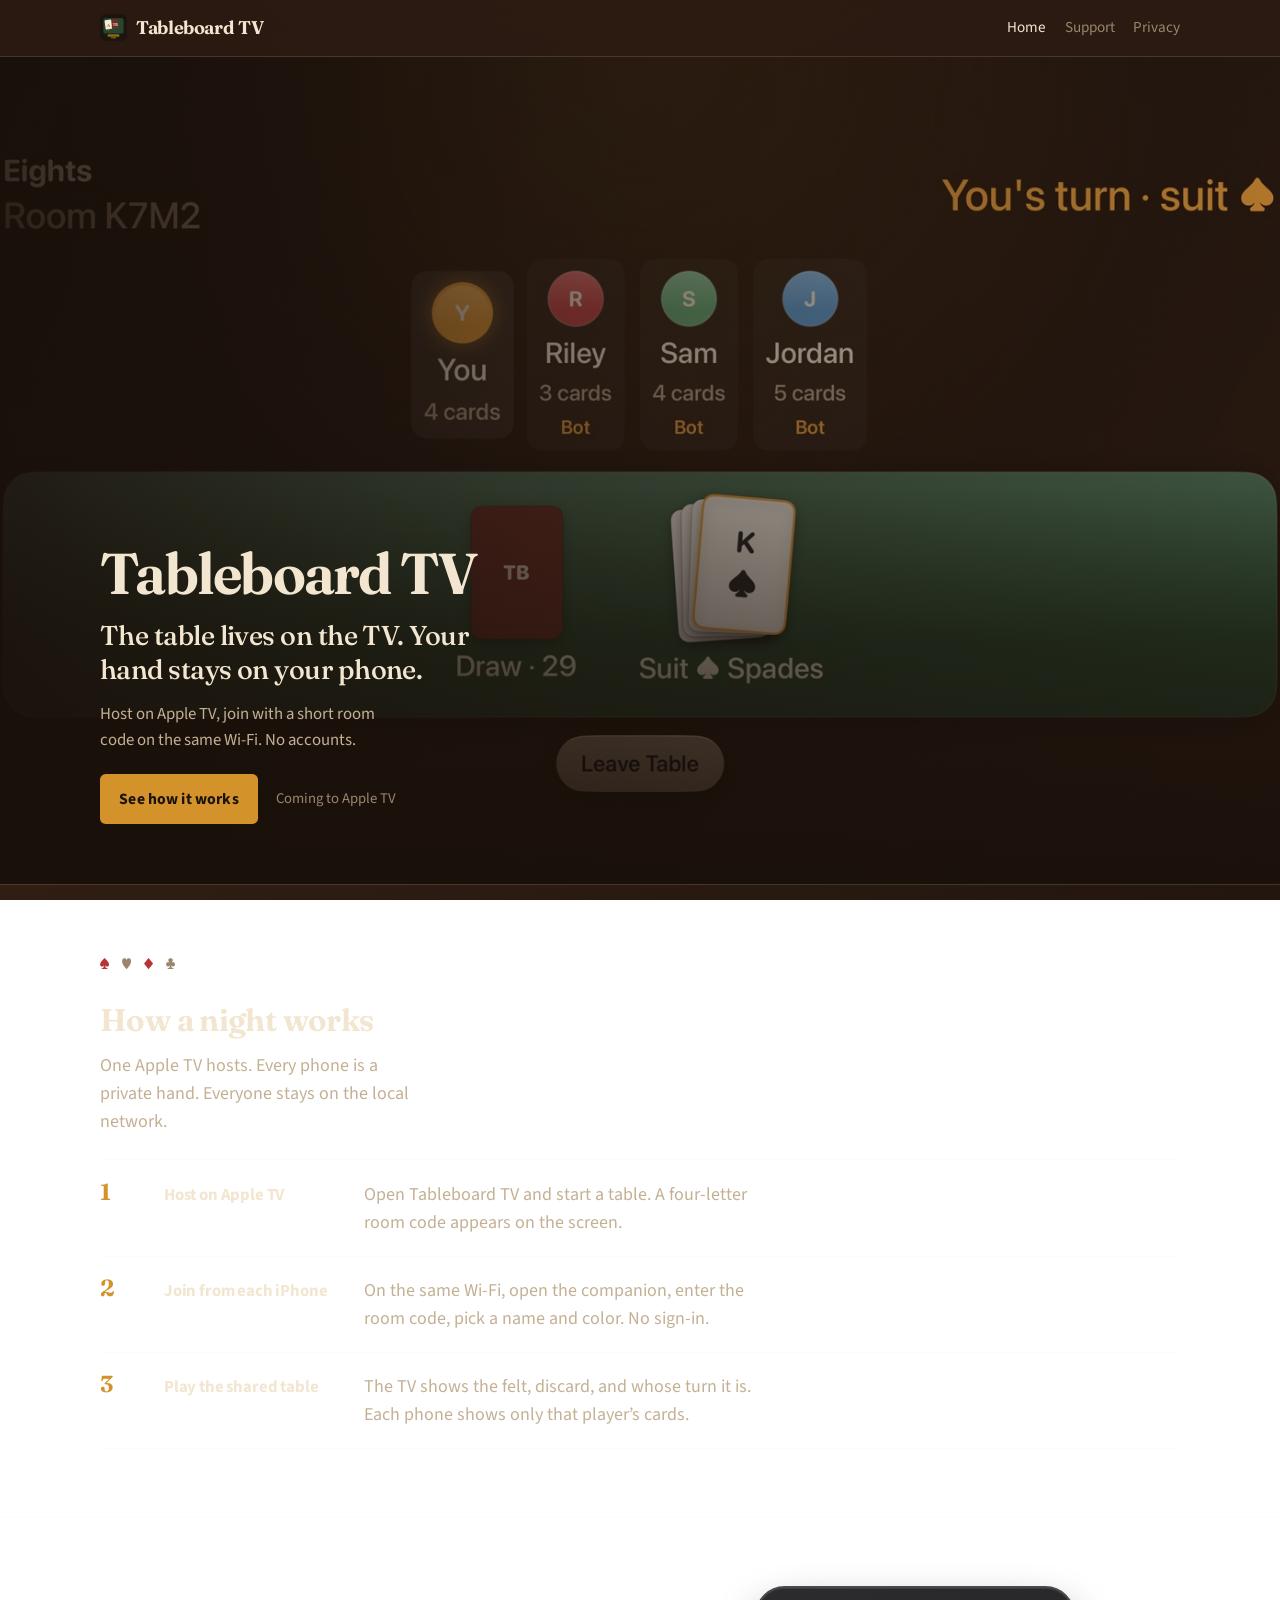
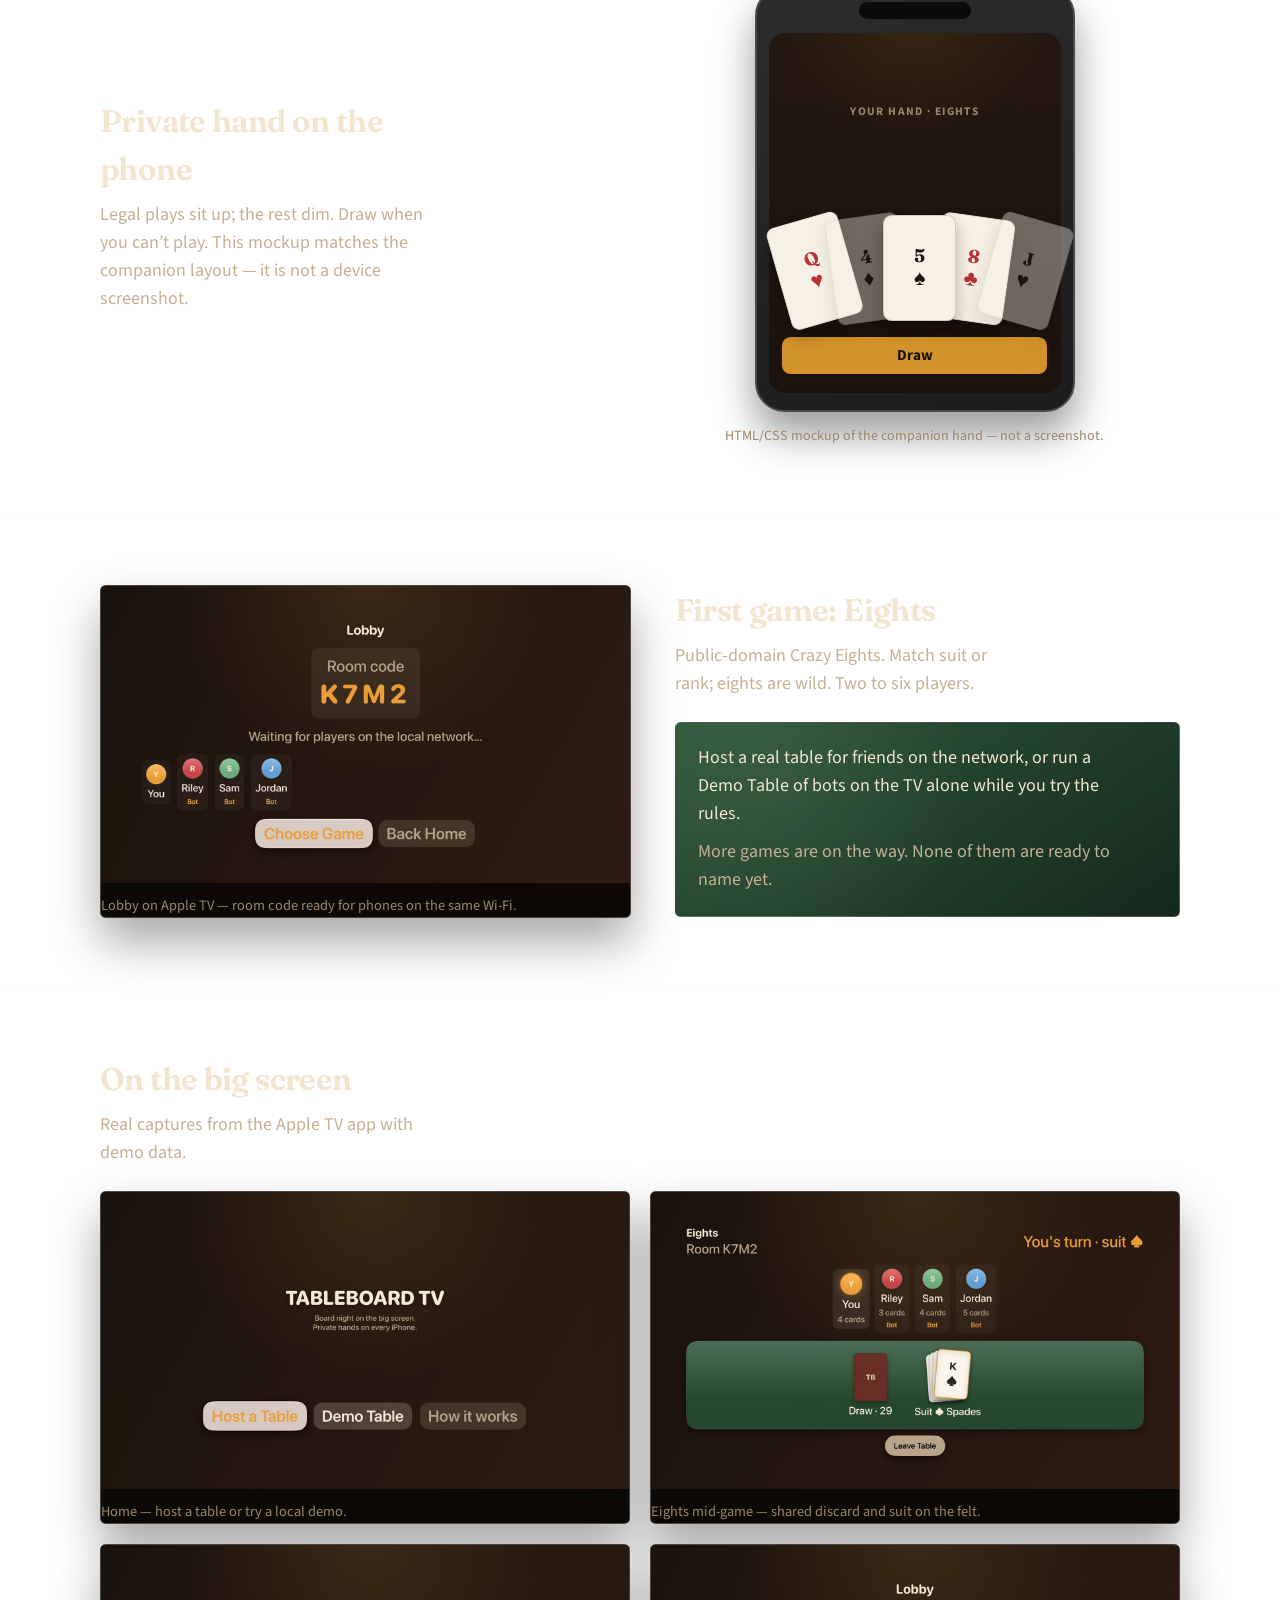
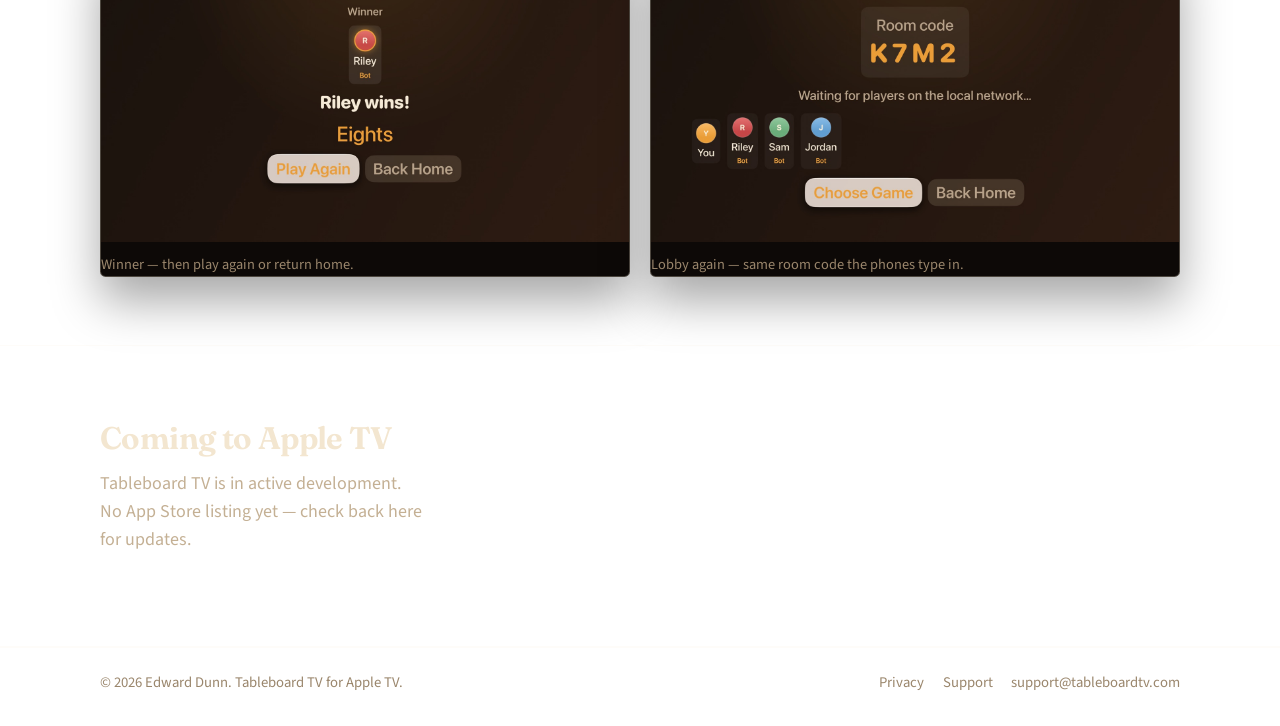
<file: index.html>
<!DOCTYPE html>
<html lang="en">
<head>
  <meta charset="utf-8">
  <meta name="viewport" content="width=device-width, initial-scale=1">
  <title>Tableboard TV — board night on Apple TV, private hands on every iPhone</title>
  <meta name="description" content="The TV shows the shared table. Each iPhone holds your private hand. Join with a room code on the same Wi‑Fi. No accounts. First game: Eights. Coming to Apple TV.">
  <link rel="canonical" href="https://erdtheturd.github.io/tableboardtv/">
  <meta name="theme-color" content="#1e3a28">

  <meta property="og:type" content="website">
  <meta property="og:site_name" content="Tableboard TV">
  <meta property="og:locale" content="en_US">
  <meta property="og:url" content="https://erdtheturd.github.io/tableboardtv/">
  <meta property="og:title" content="Tableboard TV — board night on Apple TV">
  <meta property="og:description" content="TV shows the table. Phones hold private hands. Room code on the same Wi‑Fi. No accounts.">
  <meta property="og:image" content="https://erdtheturd.github.io/tableboardtv/images/tv-table.jpg">
  <meta property="og:image:alt" content="Eights mid-game on Tableboard TV">

  <meta name="twitter:card" content="summary_large_image">
  <meta name="twitter:title" content="Tableboard TV — board night on Apple TV">
  <meta name="twitter:description" content="TV shows the table. Phones hold private hands. Room code on the same Wi‑Fi. No accounts.">
  <meta name="twitter:image" content="https://erdtheturd.github.io/tableboardtv/images/tv-table.jpg">

  <link rel="icon" href="favicon.svg" type="image/svg+xml">
  <link rel="apple-touch-icon" href="favicon.svg">
  <link rel="preconnect" href="https://fonts.googleapis.com">
  <link rel="preconnect" href="https://fonts.gstatic.com" crossorigin>
  <link href="https://fonts.googleapis.com/css2?family=Fraunces:opsz,wght@9..144,500;9..144,650&family=Source+Sans+3:wght@400;600;700&display=swap" rel="stylesheet">
  <link rel="stylesheet" href="styles.css">
</head>
<body>
  <a class="skip" href="#main">Skip to content</a>

  <header class="site-header">
    <nav class="nav" aria-label="Primary">
      <a class="brand" href="./" aria-current="page">
        <img class="brand-mark" src="favicon.svg" width="28" height="28" alt="">
        <span>Tableboard TV</span>
      </a>
      <ul class="nav-links">
        <li><a href="./" aria-current="page">Home</a></li>
        <li><a href="support.html">Support</a></li>
        <li><a href="privacy.html">Privacy</a></li>
      </ul>
    </nav>
  </header>

  <main id="main">
    <section class="hero" aria-label="Introduction">
      <div class="hero-visual" aria-hidden="true">
        <img src="images/tv-table.jpg" alt="" width="1600" height="900">
      </div>
      <div class="wrap">
        <div class="hero-inner">
          <p class="wordmark">Tableboard TV</p>
          <h1>The table lives on the TV. Your hand stays on your phone.</h1>
          <p class="lede">Host on Apple TV, join with a short room code on the same Wi‑Fi. No accounts.</p>
          <div class="hero-cta">
            <a class="btn-soon" href="#how">See how it works</a>
            <p class="device-note">Coming to Apple TV</p>
          </div>
        </div>
      </div>
    </section>

    <section class="section" id="how" aria-labelledby="how-title">
      <div class="wrap">
        <p class="suit-rule" aria-hidden="true"><span>♠</span><span>♥</span><span>♦</span><span>♣</span></p>
        <div class="section-head">
          <h2 id="how-title">How a night works</h2>
          <p>One Apple TV hosts. Every phone is a private hand. Everyone stays on the local network.</p>
        </div>
        <ol class="steps">
          <li>
            <span class="num">1</span>
            <h3>Host on Apple TV</h3>
            <p>Open Tableboard TV and start a table. A four-letter room code appears on the screen.</p>
          </li>
          <li>
            <span class="num">2</span>
            <h3>Join from each iPhone</h3>
            <p>On the same Wi‑Fi, open the companion, enter the room code, pick a name and color. No sign-in.</p>
          </li>
          <li>
            <span class="num">3</span>
            <h3>Play the shared table</h3>
            <p>The TV shows the felt, discard, and whose turn it is. Each phone shows only that player’s cards.</p>
          </li>
        </ol>
      </div>
    </section>

    <section class="section" id="hand" aria-labelledby="hand-title">
      <div class="wrap split">
        <div class="split-copy">
          <div class="section-head">
            <h2 id="hand-title">Private hand on the phone</h2>
            <p>Legal plays sit up; the rest dim. Draw when you can’t play. This mockup matches the companion layout — it is not a device screenshot.</p>
          </div>
        </div>
        <div>
          <figure class="phone-mock" aria-label="Drawn mockup of a fanned card hand on a phone. Not a product screenshot.">
            <div class="phone-notch" aria-hidden="true"></div>
            <div class="phone-screen">
              <p class="phone-label">Your hand · Eights</p>
              <div class="hand-fan" aria-hidden="true">
                <div class="hand-card red"><span class="rank">Q</span><span class="suit">♥</span></div>
                <div class="hand-card dim"><span class="rank">4</span><span class="suit">♦</span></div>
                <div class="hand-card"><span class="rank">5</span><span class="suit">♠</span></div>
                <div class="hand-card red"><span class="rank">8</span><span class="suit">♣</span></div>
                <div class="hand-card dim"><span class="rank">J</span><span class="suit">♥</span></div>
              </div>
              <div class="draw-btn" aria-hidden="true">Draw</div>
            </div>
          </figure>
          <p class="mock-note">HTML/CSS mockup of the companion hand — not a screenshot.</p>
        </div>
      </div>
    </section>

    <section class="section" id="eights" aria-labelledby="eights-title">
      <div class="wrap split reverse">
        <div class="split-copy">
          <div class="section-head">
            <h2 id="eights-title">First game: Eights</h2>
            <p>Public-domain Crazy Eights. Match suit or rank; eights are wild. Two to six players.</p>
          </div>
          <div class="felt-band">
            <p>Host a real table for friends on the network, or run a Demo Table of bots on the TV alone while you try the rules.</p>
            <p>More games are on the way. None of them are ready to name yet.</p>
          </div>
        </div>
        <figure class="shot-frame">
          <img src="images/tv-lobby.jpg" width="1600" height="900" alt="Tableboard TV lobby showing room code K7M2 and four seated players">
          <figcaption class="shot-caption">Lobby on Apple TV — room code ready for phones on the same Wi‑Fi.</figcaption>
        </figure>
      </div>
    </section>

    <section class="section" id="shots" aria-labelledby="shots-title">
      <div class="wrap">
        <div class="section-head">
          <h2 id="shots-title">On the big screen</h2>
          <p>Real captures from the Apple TV app with demo data.</p>
        </div>
        <div class="shot-grid">
          <figure class="shot-frame">
            <img src="images/tv-home.jpg" width="1600" height="900" alt="Tableboard TV home screen with Host a Table and Demo Table buttons">
            <figcaption class="shot-caption">Home — host a table or try a local demo.</figcaption>
          </figure>
          <figure class="shot-frame">
            <img src="images/tv-table.jpg" width="1600" height="900" alt="Mid-game Eights table with discard pile and four players">
            <figcaption class="shot-caption">Eights mid-game — shared discard and suit on the felt.</figcaption>
          </figure>
          <figure class="shot-frame">
            <img src="images/tv-winner.jpg" width="1600" height="900" alt="Winner screen announcing Riley wins Eights">
            <figcaption class="shot-caption">Winner — then play again or return home.</figcaption>
          </figure>
          <figure class="shot-frame">
            <img src="images/tv-lobby.jpg" width="1600" height="900" alt="Lobby with room code and player seats">
            <figcaption class="shot-caption">Lobby again — same room code the phones type in.</figcaption>
          </figure>
        </div>
      </div>
    </section>

    <section class="section" aria-labelledby="status-title">
      <div class="wrap">
        <div class="section-head">
          <h2 id="status-title">Coming to Apple TV</h2>
          <p>Tableboard TV is in active development. No App Store listing yet — check back here for updates.</p>
        </div>
      </div>
    </section>
  </main>

  <footer class="site-footer">
    <div class="wrap footer-inner">
      <p>&copy; 2026 Edward Dunn. Tableboard TV for Apple TV.</p>
      <div class="footer-links">
        <a href="privacy.html">Privacy</a>
        <a href="support.html">Support</a>
        <a href="mailto:support@tableboardtv.com">support@tableboardtv.com</a>
      </div>
    </div>
  </footer>
</body>
</html>
</file>
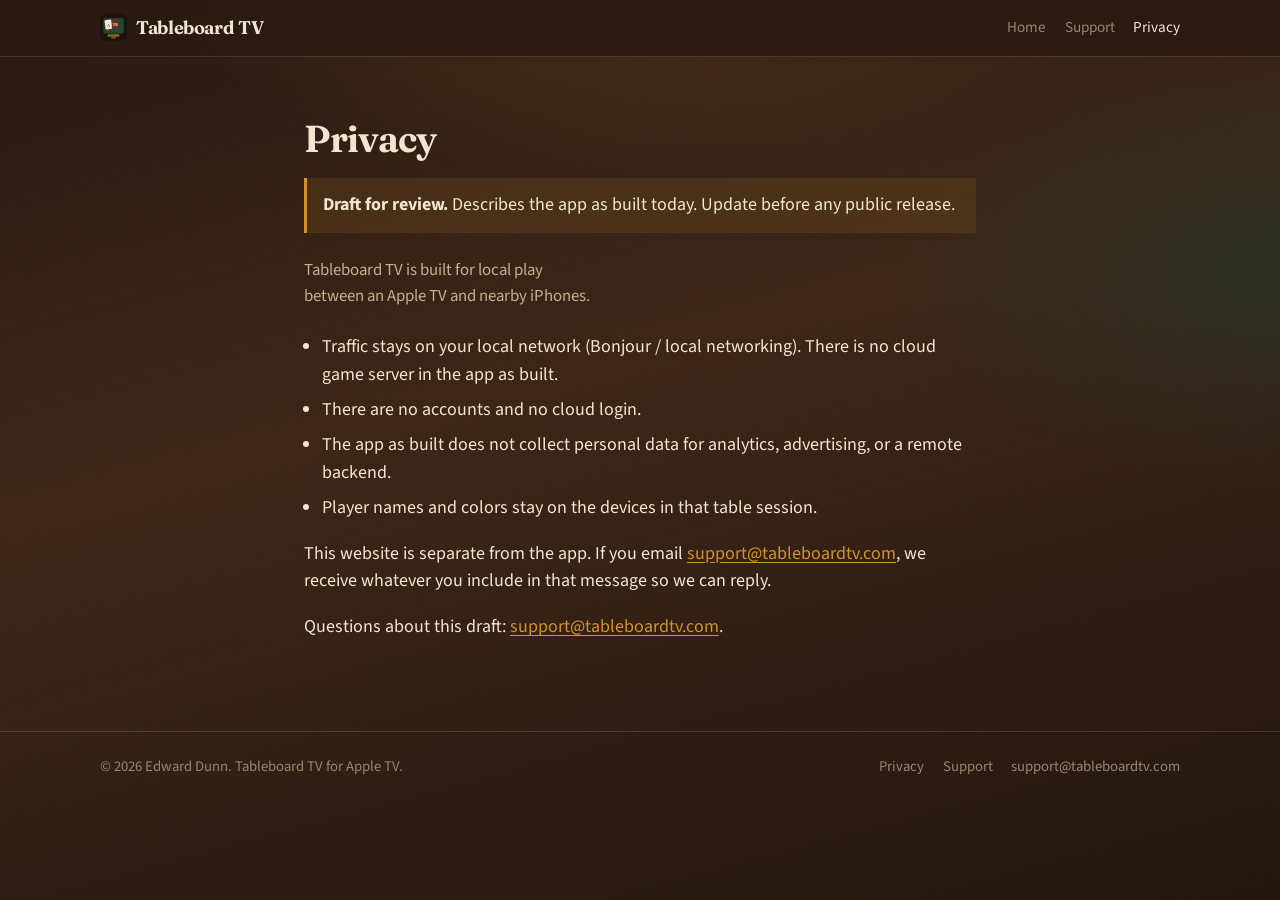
<file: privacy.html>
<!DOCTYPE html>
<html lang="en">
<head>
  <meta charset="utf-8">
  <meta name="viewport" content="width=device-width, initial-scale=1">
  <title>Privacy · Tableboard TV</title>
  <meta name="description" content="Privacy draft for Tableboard TV: local network play, no accounts, no data collected by the app as built.">
  <meta name="theme-color" content="#1e3a28">
  <link rel="icon" href="favicon.svg" type="image/svg+xml">
  <link rel="preconnect" href="https://fonts.googleapis.com">
  <link rel="preconnect" href="https://fonts.gstatic.com" crossorigin>
  <link href="https://fonts.googleapis.com/css2?family=Fraunces:opsz,wght@9..144,500;9..144,650&family=Source+Sans+3:wght@400;600;700&display=swap" rel="stylesheet">
  <link rel="stylesheet" href="styles.css">
</head>
<body>
  <a class="skip" href="#main">Skip to content</a>

  <header class="site-header">
    <nav class="nav" aria-label="Primary">
      <a class="brand" href="./">
        <img class="brand-mark" src="favicon.svg" width="28" height="28" alt="">
        <span>Tableboard TV</span>
      </a>
      <ul class="nav-links">
        <li><a href="./">Home</a></li>
        <li><a href="support.html">Support</a></li>
        <li><a href="privacy.html" aria-current="page">Privacy</a></li>
      </ul>
    </nav>
  </header>

  <main id="main" class="page">
    <div class="page-narrow">
      <h1>Privacy</h1>
      <p class="draft-note"><strong>Draft for review.</strong> Describes the app as built today. Update before any public release.</p>

      <p class="lede">Tableboard TV is built for local play between an Apple TV and nearby iPhones.</p>

      <ul>
        <li>Traffic stays on your local network (Bonjour / local networking). There is no cloud game server in the app as built.</li>
        <li>There are no accounts and no cloud login.</li>
        <li>The app as built does not collect personal data for analytics, advertising, or a remote backend.</li>
        <li>Player names and colors stay on the devices in that table session.</li>
      </ul>

      <p>This website is separate from the app. If you email <a href="mailto:support@tableboardtv.com">support@tableboardtv.com</a>, we receive whatever you include in that message so we can reply.</p>
      <p>Questions about this draft: <a href="mailto:support@tableboardtv.com">support@tableboardtv.com</a>.</p>
    </div>
  </main>

  <footer class="site-footer">
    <div class="wrap footer-inner">
      <p>&copy; 2026 Edward Dunn. Tableboard TV for Apple TV.</p>
      <div class="footer-links">
        <a href="privacy.html">Privacy</a>
        <a href="support.html">Support</a>
        <a href="mailto:support@tableboardtv.com">support@tableboardtv.com</a>
      </div>
    </div>
  </footer>
</body>
</html>
</file>
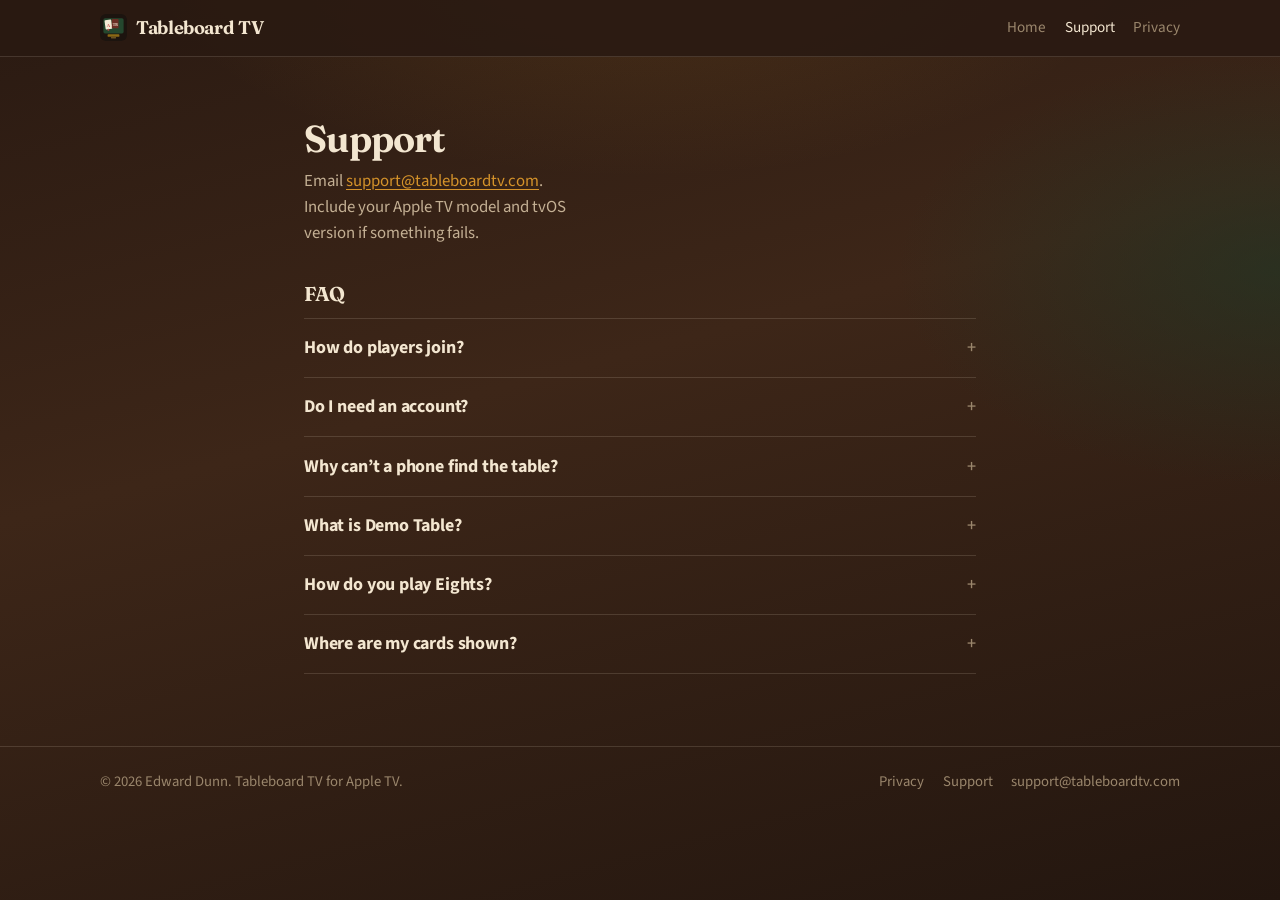
<file: support.html>
<!DOCTYPE html>
<html lang="en">
<head>
  <meta charset="utf-8">
  <meta name="viewport" content="width=device-width, initial-scale=1">
  <title>Support · Tableboard TV</title>
  <meta name="description" content="Help hosting a table, joining from iPhone, or playing Eights on Tableboard TV.">
  <meta name="theme-color" content="#1e3a28">
  <link rel="icon" href="favicon.svg" type="image/svg+xml">
  <link rel="preconnect" href="https://fonts.googleapis.com">
  <link rel="preconnect" href="https://fonts.gstatic.com" crossorigin>
  <link href="https://fonts.googleapis.com/css2?family=Fraunces:opsz,wght@9..144,500;9..144,650&family=Source+Sans+3:wght@400;600;700&display=swap" rel="stylesheet">
  <link rel="stylesheet" href="styles.css">
</head>
<body>
  <a class="skip" href="#main">Skip to content</a>

  <header class="site-header">
    <nav class="nav" aria-label="Primary">
      <a class="brand" href="./">
        <img class="brand-mark" src="favicon.svg" width="28" height="28" alt="">
        <span>Tableboard TV</span>
      </a>
      <ul class="nav-links">
        <li><a href="./">Home</a></li>
        <li><a href="support.html" aria-current="page">Support</a></li>
        <li><a href="privacy.html">Privacy</a></li>
      </ul>
    </nav>
  </header>

  <main id="main" class="page">
    <div class="page-narrow">
      <h1>Support</h1>
      <p class="lede">Email <a href="mailto:support@tableboardtv.com">support@tableboardtv.com</a>. Include your Apple TV model and tvOS version if something fails.</p>

      <h2>FAQ</h2>
      <div class="faq">
        <details>
          <summary>How do players join?</summary>
          <p>Start a table on Apple TV. A four-letter room code appears. On each iPhone, open the companion on the same Wi‑Fi, enter that code, and pick a name and color.</p>
        </details>
        <details>
          <summary>Do I need an account?</summary>
          <p>No. There is no sign-in. Names and colors exist only for that table session on the devices in the room.</p>
        </details>
        <details>
          <summary>Why can’t a phone find the table?</summary>
          <p>Phones and the Apple TV must be on the same local Wi‑Fi. Tableboard uses Bonjour local networking; guest networks and some AP isolation settings block discovery.</p>
        </details>
        <details>
          <summary>What is Demo Table?</summary>
          <p>On the TV alone, Demo Table seats bot players so you can try Eights without phones. Real friends still join through a hosted table and the room code.</p>
        </details>
        <details>
          <summary>How do you play Eights?</summary>
          <p>Match the discard’s suit or rank. Eights are wild and let you name the next suit. First player to empty their hand wins. Two to six players.</p>
        </details>
        <details>
          <summary>Where are my cards shown?</summary>
          <p>Only on your phone. The TV shows the shared felt — discard, draw pile count, and public seat info — not other players’ hands.</p>
        </details>
      </div>
    </div>
  </main>

  <footer class="site-footer">
    <div class="wrap footer-inner">
      <p>&copy; 2026 Edward Dunn. Tableboard TV for Apple TV.</p>
      <div class="footer-links">
        <a href="privacy.html">Privacy</a>
        <a href="support.html">Support</a>
        <a href="mailto:support@tableboardtv.com">support@tableboardtv.com</a>
      </div>
    </div>
  </footer>
</body>
</html>
</file>
<file: styles.css>
/* Tableboard TV — felt table, wood room, printed-card box. */

:root {
  --felt: #1e3a28;
  --felt-deep: #15281c;
  --wood: #2a1a12;
  --wood-mid: #3d2618;
  --ink: #f3e6d0;
  --ink-dim: #c4b094;
  --muted: #9a866c;
  --amber: #d4922a;
  --amber-ink: #1a120c;
  --card-face: #f7f0e4;
  --card-back: #6b2a22;
  --suit-red: #b83333;
  --suit-black: #1c1612;
  --line: rgba(243, 230, 208, 0.14);
  --line-strong: rgba(243, 230, 208, 0.28);
  --max: 1080px;
  --pad: clamp(1.15rem, 4vw, 2.25rem);
  --display: "Fraunces", "Iowan Old Style", "Palatino Linotype", Palatino, Georgia, serif;
  --sans: "Source Sans 3", "Avenir Next", "Segoe UI", "Helvetica Neue", sans-serif;
  --theme-color: #1e3a28;
}

*,
*::before,
*::after {
  box-sizing: border-box;
}

html {
  scroll-behavior: smooth;
}

@media (prefers-reduced-motion: reduce) {
  html {
    scroll-behavior: auto;
  }

  *,
  *::before,
  *::after {
    animation: none !important;
    transition: none !important;
  }
}

body {
  margin: 0;
  min-height: 100vh;
  color: var(--ink);
  font: 18px/1.55 var(--sans);
  -webkit-font-smoothing: antialiased;
  text-rendering: optimizeLegibility;
  background:
    radial-gradient(ellipse 70% 45% at 50% -5%, rgba(212, 146, 42, 0.14), transparent 55%),
    radial-gradient(ellipse 50% 40% at 100% 30%, rgba(30, 58, 40, 0.55), transparent 60%),
    linear-gradient(165deg, var(--wood) 0%, var(--wood-mid) 42%, #23160f 100%);
  background-attachment: fixed;
}

img,
svg {
  max-width: 100%;
  height: auto;
  vertical-align: middle;
}

a {
  color: var(--amber);
  text-underline-offset: 0.16em;
}

a:hover {
  color: var(--ink);
}

a:focus-visible {
  outline: 2px solid var(--amber);
  outline-offset: 3px;
  border-radius: 3px;
}

.skip {
  position: absolute;
  left: -9999px;
  top: 0;
}

.skip:focus {
  left: var(--pad);
  top: 0.75rem;
  z-index: 100;
  background: var(--ink);
  color: var(--wood);
  padding: 0.5rem 0.75rem;
  text-decoration: none;
}

.wrap {
  width: min(100% - 2 * var(--pad), var(--max));
  margin-inline: auto;
}

/* Header */

.site-header {
  position: sticky;
  top: 0;
  z-index: 20;
  background: color-mix(in srgb, var(--wood) 88%, transparent);
  border-bottom: 1px solid var(--line);
}

.nav {
  display: flex;
  align-items: center;
  justify-content: space-between;
  gap: 1rem;
  padding: 0.85rem 0;
  width: min(100% - 2 * var(--pad), var(--max));
  margin-inline: auto;
}

.brand {
  display: inline-flex;
  align-items: center;
  gap: 0.55rem;
  color: var(--ink);
  text-decoration: none;
  font-family: var(--display);
  font-weight: 650;
  font-size: 1.15rem;
  letter-spacing: -0.02em;
}

.brand:hover {
  color: var(--ink);
}

.brand-mark {
  flex: none;
  width: 1.7rem;
  height: 1.7rem;
  border-radius: 0.35rem;
}

.nav-links {
  display: flex;
  gap: 1.15rem;
  list-style: none;
  margin: 0;
  padding: 0;
  font-size: 0.95rem;
}

.nav-links a {
  color: var(--muted);
  text-decoration: none;
}

.nav-links a:hover,
.nav-links a[aria-current="page"] {
  color: var(--ink);
}

/* Hero — one composition, brand first, full-bleed visual */

.hero {
  position: relative;
  min-height: min(92vh, 860px);
  display: grid;
  align-items: end;
  overflow: hidden;
  border-bottom: 1px solid var(--line);
}

.hero-visual {
  position: absolute;
  inset: 0;
  z-index: 0;
}

.hero-visual img {
  width: 100%;
  height: 100%;
  object-fit: cover;
  object-position: center top;
  display: block;
}

.hero-visual::after {
  content: "";
  position: absolute;
  inset: 0;
  background:
    linear-gradient(90deg, rgba(26, 16, 10, 0.88) 0%, rgba(26, 16, 10, 0.55) 42%, rgba(26, 16, 10, 0.28) 100%),
    linear-gradient(0deg, rgba(26, 16, 10, 0.92) 0%, transparent 48%);
}

.hero-inner {
  position: relative;
  z-index: 1;
  padding: clamp(4.5rem, 12vw, 7rem) 0 clamp(2.5rem, 6vw, 3.75rem);
  max-width: 34rem;
  animation: rise 700ms ease both;
}

.wordmark {
  margin: 0 0 0.85rem;
  font-family: var(--display);
  font-size: clamp(2.55rem, 7vw, 3.6rem);
  font-weight: 650;
  letter-spacing: -0.03em;
  line-height: 1.02;
  color: var(--ink);
}

.hero h1 {
  margin: 0 0 0.85rem;
  font-family: var(--display);
  font-size: clamp(1.35rem, 3vw, 1.7rem);
  font-weight: 500;
  letter-spacing: -0.02em;
  line-height: 1.28;
  color: var(--ink);
  max-width: 22ch;
}

.lede {
  margin: 0 0 1.35rem;
  color: var(--ink-dim);
  font-size: 1.05rem;
  max-width: 36ch;
}

.hero-cta {
  display: flex;
  flex-wrap: wrap;
  align-items: center;
  gap: 0.85rem 1.15rem;
}

.btn-soon {
  display: inline-flex;
  align-items: center;
  justify-content: center;
  gap: 0.4rem;
  padding: 0.78rem 1.2rem;
  border-radius: 0.35rem;
  background: var(--amber);
  color: var(--amber-ink);
  text-decoration: none;
  font-size: 0.98rem;
  font-weight: 700;
  letter-spacing: 0.01em;
  transition: transform 180ms ease, filter 180ms ease;
}

.btn-soon:hover {
  color: var(--amber-ink);
  filter: brightness(1.06);
  transform: translateY(-1px);
}

.device-note {
  margin: 0;
  color: var(--muted);
  font-size: 0.92rem;
}

/* Sections */

.section {
  padding: clamp(2.75rem, 7vw, 4.25rem) 0;
  border-bottom: 1px solid var(--line);
}

.section-head {
  margin: 0 0 1.5rem;
  max-width: 36ch;
}

.section-head h2 {
  margin: 0 0 0.45rem;
  font-family: var(--display);
  font-size: clamp(1.55rem, 3.2vw, 1.95rem);
  font-weight: 650;
  letter-spacing: -0.02em;
}

.section-head p {
  margin: 0;
  color: var(--ink-dim);
}

.suit-rule {
  display: flex;
  gap: 0.65rem;
  margin: 0 0 1.25rem;
  color: var(--muted);
  font-size: 0.95rem;
  letter-spacing: 0.18em;
}

.suit-rule span:nth-child(1),
.suit-rule span:nth-child(3) {
  color: var(--suit-red);
}

/* How it works — lined list, not icon cards */

.steps {
  list-style: none;
  margin: 0;
  padding: 0;
  border-top: 1px solid var(--line);
}

.steps li {
  display: grid;
  gap: 0.35rem 1.5rem;
  padding: 1.2rem 0;
  border-bottom: 1px solid var(--line);
}

@media (min-width: 720px) {
  .steps li {
    grid-template-columns: 2.5rem 11rem 1fr;
    align-items: baseline;
  }
}

.steps .num {
  font-family: var(--display);
  font-size: 1.45rem;
  font-weight: 650;
  color: var(--amber);
  line-height: 1;
}

.steps h3 {
  margin: 0;
  font-size: 1.05rem;
  font-weight: 700;
  letter-spacing: -0.01em;
}

.steps p {
  margin: 0;
  color: var(--ink-dim);
  max-width: 44ch;
}

/* Screenshots */

.shot-frame {
  margin: 0;
  border: 1px solid var(--line-strong);
  border-radius: 0.35rem;
  overflow: hidden;
  background: #0d0907;
  box-shadow: 0 24px 48px rgba(0, 0, 0, 0.35);
}

.shot-frame img {
  display: block;
  width: 100%;
  height: auto;
}

.shot-caption {
  margin: 0.75rem 0 0;
  color: var(--muted);
  font-size: 0.9rem;
}

.shot-grid {
  display: grid;
  gap: 1.25rem;
}

@media (min-width: 760px) {
  .shot-grid {
    grid-template-columns: 1fr 1fr;
  }
}

.split {
  display: grid;
  gap: clamp(1.75rem, 4vw, 2.75rem);
  align-items: center;
}

@media (min-width: 860px) {
  .split {
    grid-template-columns: 1fr 1.05fr;
  }

  .split.reverse {
    grid-template-columns: 1.05fr 1fr;
  }

  .split.reverse .split-copy {
    order: 2;
  }
}

/* Phone mockup — clearly drawn, not a screenshot */

.phone-mock {
  margin: 0 auto;
  width: min(100%, 320px);
  padding: 0.85rem 0.75rem 1.1rem;
  border-radius: 1.85rem;
  background: linear-gradient(160deg, #2c2c2e, #1c1c1e);
  border: 2px solid #4a4a4c;
  box-shadow:
    0 1px 0 rgba(255, 255, 255, 0.08) inset,
    0 22px 40px rgba(0, 0, 0, 0.4);
}

.phone-notch {
  width: 7rem;
  height: 1.1rem;
  margin: 0 auto 0.85rem;
  border-radius: 999px;
  background: #0a0a0a;
}

.phone-screen {
  border-radius: 1rem;
  background:
    radial-gradient(ellipse 80% 50% at 50% 0%, rgba(212, 146, 42, 0.1), transparent 55%),
    linear-gradient(180deg, #241810, #1a120c);
  padding: 1rem 0.85rem 1.15rem;
  min-height: 360px;
  display: flex;
  flex-direction: column;
  justify-content: flex-end;
  gap: 1rem;
}

.phone-label {
  margin: 0;
  text-align: center;
  font-size: 0.72rem;
  font-weight: 700;
  letter-spacing: 0.12em;
  text-transform: uppercase;
  color: var(--muted);
}

.hand-fan {
  position: relative;
  height: 11.5rem;
  margin: 0 auto;
  width: 100%;
}

.hand-card {
  position: absolute;
  bottom: 0;
  width: 4.6rem;
  height: 6.6rem;
  border-radius: 0.55rem;
  background: var(--card-face);
  border: 1px solid rgba(28, 22, 18, 0.18);
  box-shadow: 0 8px 16px rgba(0, 0, 0, 0.28);
  display: flex;
  flex-direction: column;
  align-items: center;
  justify-content: center;
  gap: 0.1rem;
  font-family: var(--display);
  font-weight: 700;
  transform-origin: 50% 120%;
  color: var(--suit-black);
}

.hand-card .rank {
  font-size: 1.15rem;
  line-height: 1;
}

.hand-card .suit {
  font-size: 1.35rem;
  line-height: 1;
}

.hand-card.red {
  color: var(--suit-red);
}

.hand-card.dim {
  opacity: 0.38;
}

.hand-card:nth-child(1) { left: 6%;  transform: rotate(-16deg); }
.hand-card:nth-child(2) { left: 22%; transform: rotate(-8deg); }
.hand-card:nth-child(3) { left: 38%; transform: rotate(0deg); z-index: 2; }
.hand-card:nth-child(4) { left: 54%; transform: rotate(8deg); }
.hand-card:nth-child(5) { left: 70%; transform: rotate(16deg); }

.draw-btn {
  display: block;
  width: 100%;
  padding: 0.7rem;
  border: none;
  border-radius: 0.55rem;
  background: var(--amber);
  color: var(--amber-ink);
  font: 700 0.95rem/1 var(--sans);
  text-align: center;
}

.mock-note {
  margin: 0.85rem 0 0;
  text-align: center;
  color: var(--muted);
  font-size: 0.88rem;
}

/* Eights blurb */

.felt-band {
  margin-top: 1.5rem;
  padding: 1.35rem 1.4rem;
  border-radius: 0.35rem;
  background:
    radial-gradient(circle at 20% 30%, rgba(255, 255, 255, 0.06), transparent 45%),
    linear-gradient(145deg, #2f5a3a, var(--felt-deep));
  border: 1px solid rgba(243, 230, 208, 0.16);
}

.felt-band p {
  margin: 0;
  color: var(--ink);
  max-width: 46ch;
}

.felt-band p + p {
  margin-top: 0.65rem;
  color: var(--ink-dim);
}

/* Interior pages */

.page {
  padding: clamp(2.5rem, 6vw, 3.75rem) 0 clamp(3rem, 7vw, 4.5rem);
}

.page-narrow {
  width: min(100% - 2 * var(--pad), 42rem);
  margin-inline: auto;
}

.page h1 {
  margin: 0 0 0.5rem;
  font-family: var(--display);
  font-size: clamp(1.9rem, 4vw, 2.35rem);
  font-weight: 650;
  letter-spacing: -0.025em;
  line-height: 1.15;
}

.page h2 {
  margin: 2rem 0 0.55rem;
  font-family: var(--display);
  font-size: 1.25rem;
  font-weight: 650;
  letter-spacing: -0.015em;
}

.page .lede {
  margin-bottom: 1.5rem;
}

.page ul {
  padding-left: 1.15rem;
}

.page li + li {
  margin-top: 0.45rem;
}

.draft-note {
  margin: 1.1rem 0 1.5rem;
  padding: 0.85rem 1rem;
  border-left: 3px solid var(--amber);
  background: rgba(212, 146, 42, 0.12);
  color: var(--ink);
}

.faq details {
  border-top: 1px solid var(--line);
  padding: 0.95rem 0;
}

.faq details:last-child {
  border-bottom: 1px solid var(--line);
}

.faq summary {
  cursor: pointer;
  font-weight: 700;
  letter-spacing: -0.01em;
  list-style: none;
}

.faq summary::-webkit-details-marker {
  display: none;
}

.faq summary::after {
  content: "+";
  float: right;
  color: var(--muted);
  font-weight: 500;
}

.faq details[open] summary::after {
  content: "–";
}

.faq details p {
  margin: 0.65rem 0 0.15rem;
  color: var(--ink-dim);
}

/* Footer */

.site-footer {
  border-top: 1px solid var(--line);
  padding: 1.5rem 0 2rem;
  color: var(--muted);
  font-size: 0.92rem;
}

.footer-inner {
  display: flex;
  flex-wrap: wrap;
  justify-content: space-between;
  gap: 0.75rem 1.5rem;
}

.footer-inner p {
  margin: 0;
}

.footer-links {
  display: flex;
  flex-wrap: wrap;
  gap: 0.85rem 1.15rem;
}

.footer-links a {
  color: var(--muted);
  text-decoration: none;
}

.footer-links a:hover {
  color: var(--ink);
}

@keyframes rise {
  from {
    opacity: 0;
    transform: translateY(14px);
  }
  to {
    opacity: 1;
    transform: none;
  }
}

.shot-frame {
  animation: rise 750ms 60ms ease both;
}

@media (max-width: 560px) {
  .nav-links {
    gap: 0.75rem;
    font-size: 0.88rem;
  }

  .hand-card {
    width: 4rem;
    height: 5.8rem;
  }
}
</file>
